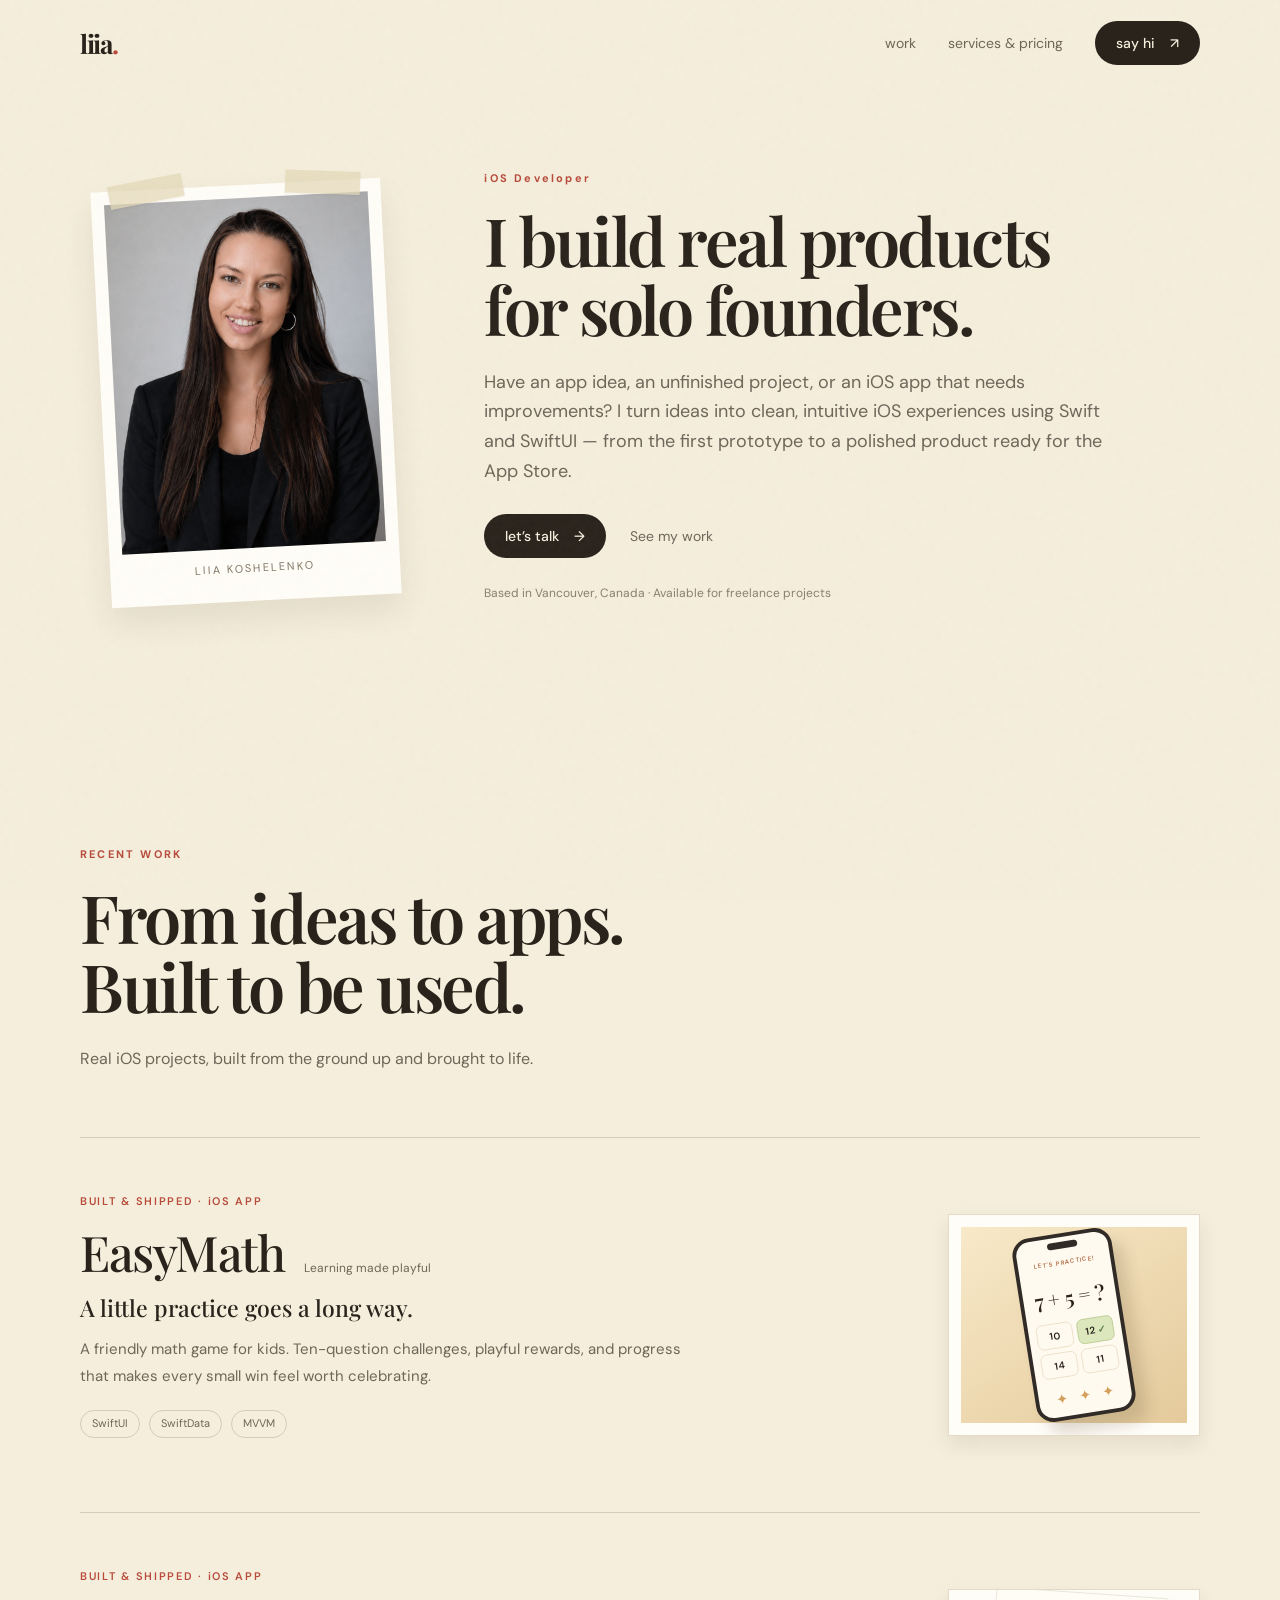
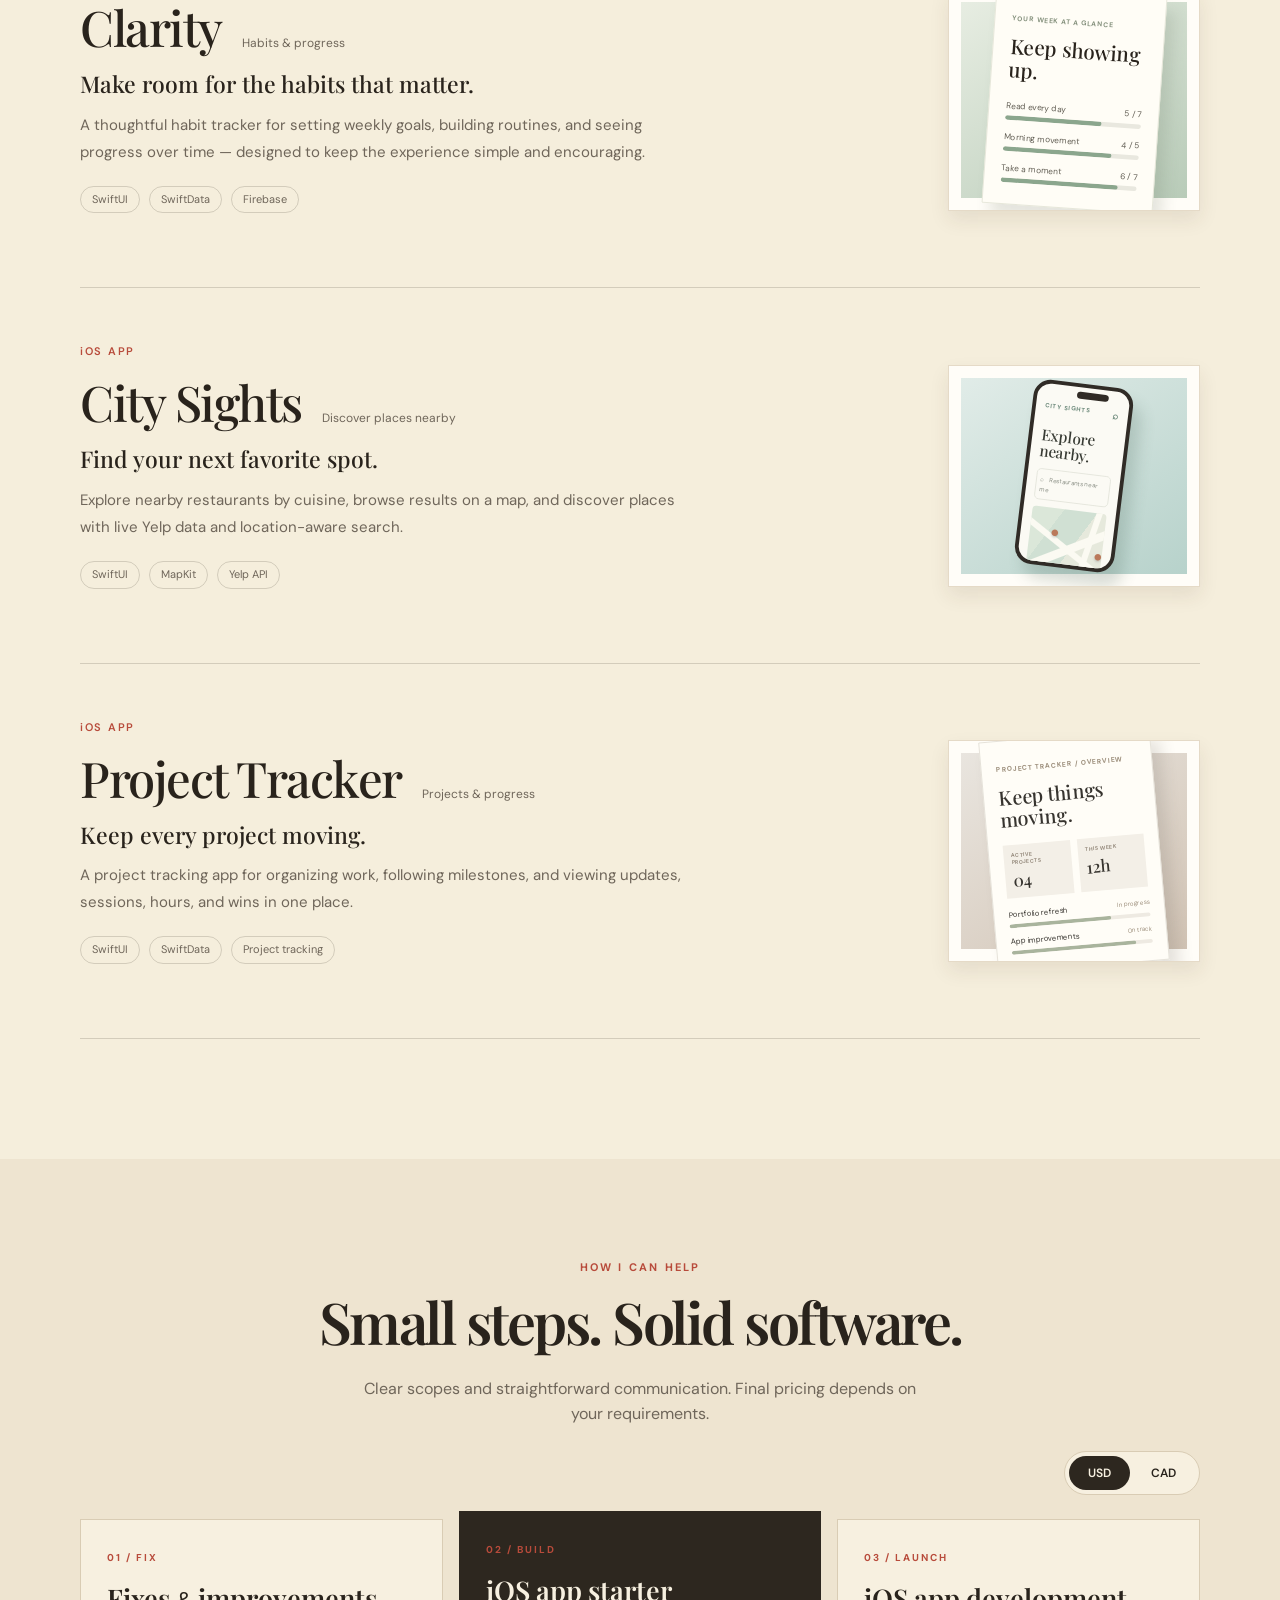
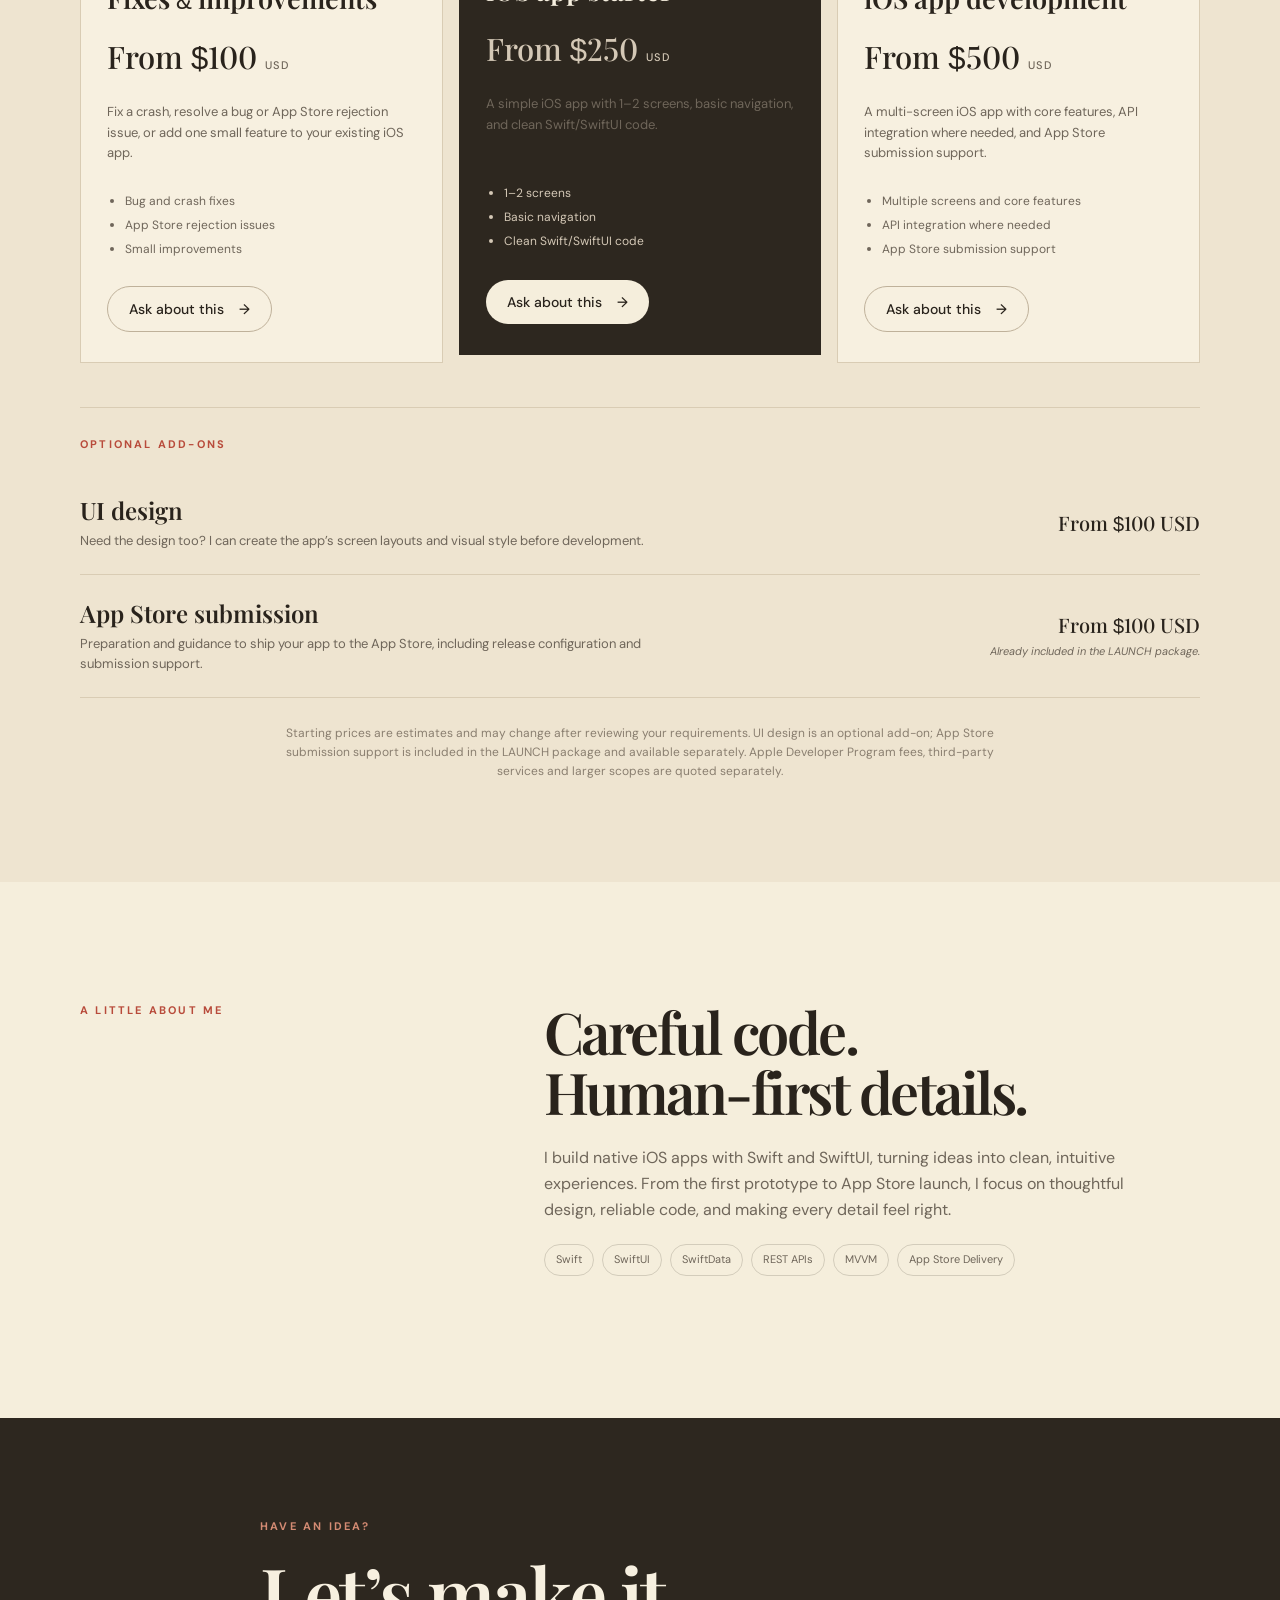
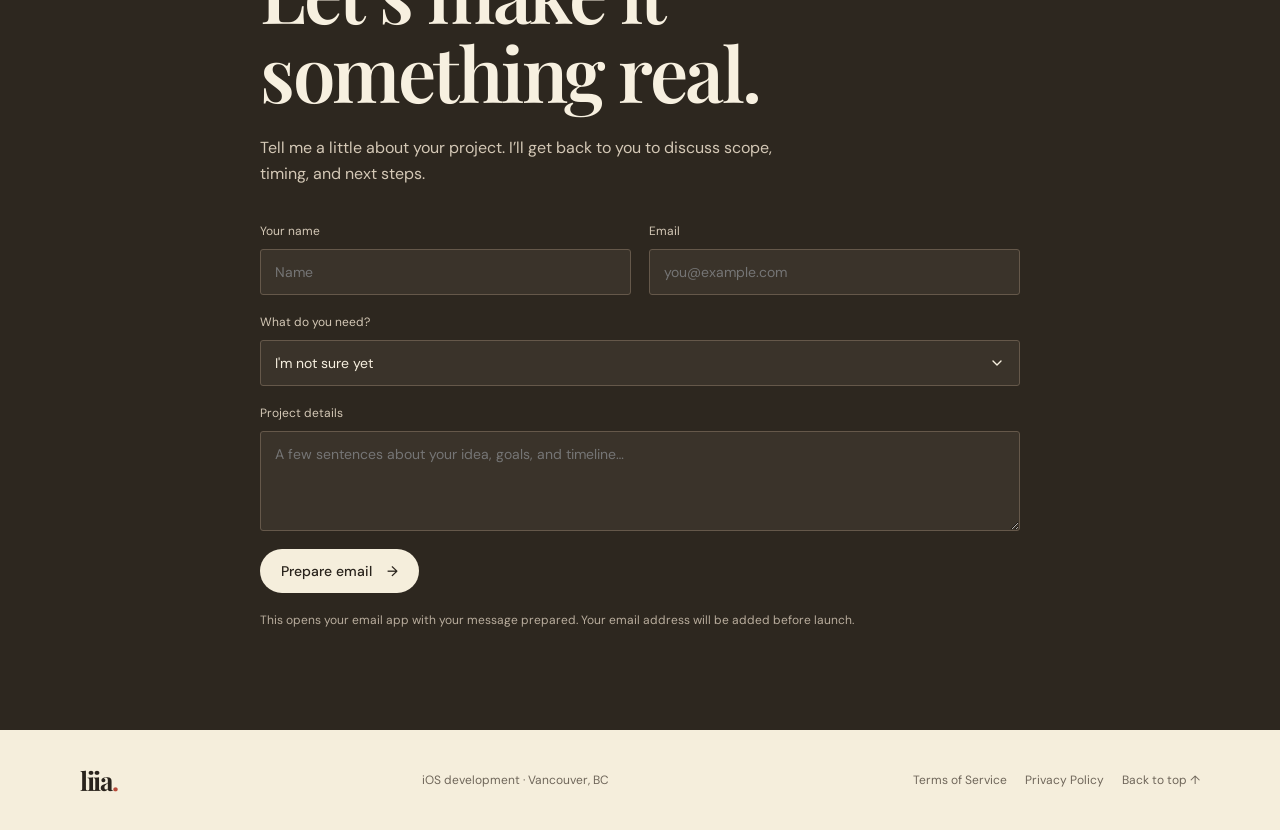
<file: index.html>
<!doctype html>
<html lang="en">
<head>
  
<!-- Google tag (gtag.js) -->
<script async src="https://www.googletagmanager.com/gtag/js?id=AW-18550359029"></script>
<script>
  window.dataLayer = window.dataLayer || [];
  function gtag(){dataLayer.push(arguments);}
  gtag('js', new Date());

  gtag('config', 'AW-18550359029');
</script>

  <meta charset="utf-8">
  <meta name="viewport" content="width=device-width, initial-scale=1">
  <meta name="description" content="Liia Koshelenko — freelance iOS developer building native iPhone apps with Swift and SwiftUI.">
  <meta name="theme-color" content="#f5eedc">
  <title>Liia | iOS Developer</title>
  <link rel="icon" type="image/png" sizes="32x32" href="favicon-32.png">
  <link rel="icon" type="image/png" sizes="48x48" href="favicon-48.png">
  <link rel="apple-touch-icon" sizes="180x180" href="favicon-180.png">
  <link rel="stylesheet" href="styles.css">
</head>
<body>
  <div class="paper-grain" aria-hidden="true"></div>
  <header class="site-header wrap">
    <a class="wordmark" href="#top" aria-label="Liia Koshelenko home">liia<span>.</span></a>
    <nav aria-label="Main navigation">
      <a href="#work">work</a>
      <a href="#services">services & pricing</a>
      <a class="nav-cta" href="#contact">say hi <span aria-hidden="true">↗</span></a>
    </nav>
    <button class="menu-toggle" aria-label="Open menu" aria-expanded="false">☰</button>
  </header>

  <main id="top">
    <section class="hero wrap">
      <div class="portrait-wrap">
        <div class="tape tape-one"></div><div class="tape tape-two"></div>
        <div class="portrait-card">
          <img class="portrait-photo" src="liia-portrait.png" alt="Portrait of Liia Koshelenko">
          <div class="portrait-caption">LIIA KOSHELENKO</div>
        </div>
      </div>
      <div class="hero-copy">
        <p class="eyebrow">iOS Developer</p>
        <h1>I build real products<br class="desktop-break"> for solo founders.</h1>
        <p class="intro">Have an app idea, an unfinished project, or an iOS app that needs improvements? I turn ideas into clean, intuitive iOS experiences using Swift and SwiftUI — from the first prototype to a polished product ready for the App Store.</p>
        <div class="hero-actions">
          <a class="button" href="#contact">let’s talk <span aria-hidden="true">→</span></a>
          <a class="text-link" href="#work">See my work</a>
        </div>
        <p class="micro-note">Based in Vancouver, Canada · Available for freelance projects</p>
      </div>
    </section>

    <section class="section wrap work-editorial" id="work">
      <div class="section-heading work-heading">
        <p class="eyebrow">RECENT WORK</p>
        <h2>From ideas to apps.<br>Built to be used.</h2>
        <p class="work-intro">Real iOS projects, built from the ground up and brought to life.</p>
      </div>
      <div class="work-list">
        <article class="work-entry">
          <div class="work-copy">
            <p class="work-overline">BUILT &amp; SHIPPED · iOS APP</p>
            <div class="work-title-line"><h3>EasyMath</h3><span class="work-meta">Learning made playful</span></div>
            <p class="work-strapline">A little practice goes a long way.</p>
            <p class="work-description">A friendly math game for kids. Ten-question challenges, playful rewards, and progress that makes every small win feel worth celebrating.</p>
            <div class="work-tags"><span>SwiftUI</span><span>SwiftData</span><span>MVVM</span></div>
          </div>
          <div class="work-visual easymath-visual" role="button" tabindex="0" aria-label="Open EasyMath screenshots" aria-haspopup="dialog">
            
            <div class="phone-mock"><div class="phone-island"></div><div class="phone-content"><span class="phone-mini">LET'S PRACTICE!</span><div class="math-question">7 + 5 = ?</div><div class="answer-grid"><span>10</span><span>12 <b>✓</b></span><span>14</span><span>11</span></div><div class="phone-stars">✦ &nbsp; ✦ &nbsp; ✦</div></div></div>
          </div>
        </article>
        <article class="work-entry">
          <div class="work-copy">
            <p class="work-overline">BUILT &amp; SHIPPED · iOS APP</p>
            <div class="work-title-line"><h3>Clarity</h3><span class="work-meta">Habits &amp; progress</span></div>
            <p class="work-strapline">Make room for the habits that matter.</p>
            <p class="work-description">A thoughtful habit tracker for setting weekly goals, building routines, and seeing progress over time — designed to keep the experience simple and encouraging.</p>
            <div class="work-tags"><span>SwiftUI</span><span>SwiftData</span><span>Firebase</span></div>
          </div>
          <div class="work-visual clarity-visual" role="button" tabindex="0" aria-label="Open Clarity screenshots" aria-haspopup="dialog">
            
            <div class="clarity-sheet"><span class="sheet-kicker">YOUR WEEK AT A GLANCE</span><strong>Keep showing up.</strong><div class="habit-line"><span>Read every day</span><span>5 / 7</span></div><div class="habit-bar"><i style="width:71%"></i></div><div class="habit-line"><span>Morning movement</span><span>4 / 5</span></div><div class="habit-bar"><i style="width:80%"></i></div><div class="habit-line"><span>Take a moment</span><span>6 / 7</span></div><div class="habit-bar"><i style="width:86%"></i></div></div>
          </div>
        </article>
        <article class="work-entry">
          <div class="work-copy">
            <p class="work-overline">iOS APP</p>
            <div class="work-title-line"><h3>City Sights</h3><span class="work-meta">Discover places nearby</span></div>
            <p class="work-strapline">Find your next favorite spot.</p>
            <p class="work-description">Explore nearby restaurants by cuisine, browse results on a map, and discover places with live Yelp data and location-aware search.</p>
            <div class="work-tags"><span>SwiftUI</span><span>MapKit</span><span>Yelp API</span></div>
          </div>
          <div class="work-visual city-sights-visual" role="button" tabindex="0" aria-label="Open City Sights screenshots" aria-haspopup="dialog"><div class="city-phone"><div class="city-phone-top">CITY SIGHTS <span>⌕</span></div><div class="city-phone-heading">Explore nearby.</div><div class="city-search">⌕ &nbsp; Restaurants near me</div><div class="city-map"><span class="map-road road-one"></span><span class="map-road road-two"></span><span class="map-road road-three"></span><b class="pin pin-one">●</b><b class="pin pin-two">●</b><b class="pin pin-three">●</b></div><div class="city-result"><span>✦ &nbsp; Discover local favorites</span><strong>Places worth finding →</strong></div></div></div>
        </article>
        <article class="work-entry">
          <div class="work-copy">
            <p class="work-overline">iOS APP</p>
            <div class="work-title-line"><h3>Project Tracker</h3><span class="work-meta">Projects &amp; progress</span></div>
            <p class="work-strapline">Keep every project moving.</p>
            <p class="work-description">A project tracking app for organizing work, following milestones, and viewing updates, sessions, hours, and wins in one place.</p>
            <div class="work-tags"><span>SwiftUI</span><span>SwiftData</span><span>Project tracking</span></div>
          </div>
          <div class="work-visual tracker-visual" role="button" tabindex="0" aria-label="Open Project Tracker screenshots" aria-haspopup="dialog"><div class="tracker-sheet"><span class="sheet-kicker">PROJECT TRACKER / OVERVIEW</span><strong>Keep things moving.</strong><div class="tracker-summary"><div><small>ACTIVE PROJECTS</small><b>04</b></div><div><small>THIS WEEK</small><b>12h</b></div></div><div class="tracker-item"><span>Portfolio refresh</span><em>In progress</em></div><div class="tracker-progress"><i style="width:72%"></i></div><div class="tracker-item"><span>App improvements</span><em>On track</em></div><div class="tracker-progress"><i style="width:88%"></i></div></div></div>
        </article>
      </div>
    </section>

    <section class="section services-section" id="services">
      <div class="wrap">
        <div class="section-heading centered">
          <p class="eyebrow">HOW I CAN HELP</p>
          <h2>Small steps. Solid software.</h2>
          <p class="section-intro">Clear scopes and straightforward communication. Final pricing depends on your requirements.</p>
        </div>
        <div class="currency-toggle-row">
          <div class="currency-toggle" role="group" aria-label="Select pricing currency">
            <button type="button" class="currency-option active" data-currency="USD" aria-pressed="true">USD</button>
            <button type="button" class="currency-option" data-currency="CAD" aria-pressed="false">CAD</button>
          </div>
        </div>
        <div class="pricing-grid">
          <article class="price-card">
            <p class="price-kicker">01 / FIX</p>
            <h3>Fixes <span class="standard-ampersand">&amp;</span> improvements</h3>
            <p class="price">From <span class="dollar-symbol">$</span><span class="price-amount" data-cad="138" data-usd="100">100</span> <span class="price-currency">USD</span></p>
            <p>Fix a crash, resolve a bug or App Store rejection issue, or add one small feature to your existing iOS app.</p>
            <ul><li>Bug and crash fixes</li><li>App Store rejection issues</li><li>Small improvements</li></ul>
            <a class="button button-light" href="#contact" data-service="Fixes &amp; improvements">Ask about this <span>→</span></a>
          </article>
          <article class="price-card featured">
            <p class="price-kicker">02 / BUILD</p>
            <h3>iOS app starter</h3>
            <p class="price">From <span class="dollar-symbol">$</span><span class="price-amount" data-cad="345" data-usd="250">250</span> <span class="price-currency">USD</span></p>
            <p>A simple iOS app with 1–2 screens, basic navigation, and clean Swift/SwiftUI code.</p>
            <ul><li>1–2 screens</li><li>Basic navigation</li><li>Clean Swift/SwiftUI code</li></ul>
            <a class="button" href="#contact" data-service="iOS app starter">Ask about this <span>→</span></a>
          </article>
          <article class="price-card">
            <p class="price-kicker">03 / LAUNCH</p>
            <h3>iOS app development</h3>
            <p class="price">From <span class="dollar-symbol">$</span><span class="price-amount" data-cad="690" data-usd="500">500</span> <span class="price-currency">USD</span></p>
            <p>A multi-screen iOS app with core features, API integration where needed, and App Store submission support.</p>
            <ul><li>Multiple screens and core features</li><li>API integration where needed</li><li>App Store submission support</li></ul>
            <a class="button button-light" href="#contact" data-service="iOS app development">Ask about this <span>→</span></a>
          </article>
        </div>
        <div class="add-ons">
          <p class="eyebrow">OPTIONAL ADD-ONS</p>
          <div class="add-on-row">
            <div><h3>UI design</h3><p>Need the design too? I can create the app’s screen layouts and visual style before development.</p></div>
            <p class="add-on-price">From <span class="dollar-symbol">$</span><span class="addon-amount" data-cad="138" data-usd="100">100</span> <span class="addon-currency">USD</span></p>
          </div>
          <div class="add-on-row">
            <div><h3>App Store submission</h3><p>Preparation and guidance to ship your app to the App Store, including release configuration and submission support.</p></div>
            <div class="submission-price"><p class="add-on-price">From <span class="dollar-symbol">$</span><span class="addon-amount" data-cad="138" data-usd="100">100</span> <span class="addon-currency">USD</span></p><p class="submission-note"><em>Already included in the LAUNCH package.</em></p></div>
          </div>
        </div>
        <p class="pricing-disclaimer">Starting prices are estimates and may change after reviewing your requirements. UI design is an optional add-on; App Store submission support is included in the LAUNCH package and available separately. Apple Developer Program fees, third-party services and larger scopes are quoted separately.</p>
      </div>
    </section>

    <section class="section about wrap" id="about">
      <p class="eyebrow">A LITTLE ABOUT ME</p>
      <div>
        <h2>Careful code.<br>Human-first details.</h2>
        <p>I build native iOS apps with Swift and SwiftUI, turning ideas into clean, intuitive experiences. From the first prototype to App Store launch, I focus on thoughtful design, reliable code, and making every detail feel right.</p>
        <div class="skill-list"><span>Swift</span><span>SwiftUI</span><span>SwiftData</span><span>REST APIs</span><span>MVVM</span><span>App Store Delivery</span></div>
      </div>
    </section>

    <section class="contact-section" id="contact">
      <div class="wrap contact-inner">
        <p class="eyebrow">HAVE AN IDEA?</p>
        <h2>Let’s make it<br>something real.</h2>
        <p>Tell me a little about your project. I’ll get back to you to discuss scope, timing, and next steps.</p>
        <form id="contact-form">
          <div class="form-row">
            <label>Your name<input name="name" autocomplete="name" required placeholder="Name"></label>
            <label>Email<input name="email" type="email" autocomplete="email" required placeholder="you@example.com"></label>
          </div>
          <label>What do you need?
            <select name="service">
              <option value="Not sure yet">I'm not sure yet</option>
              <option>Fixes &amp; improvements</option>
              <option>iOS app starter</option>
              <option>iOS app development</option>
              <option>UI design add-on</option>
              <option>App Store submission</option>
              <option>Other iOS development</option>
            </select>
          </label>
          <label>Project details<textarea name="details" rows="4" required placeholder="A few sentences about your idea, goals, and timeline…"></textarea></label>
          <button class="button" type="submit">Prepare email <span>→</span></button>
          <p class="form-help">This opens your email app with your message prepared. Your email address will be added before launch.</p>
        </form>
      </div>
    </section>
  </main>

  <footer class="site-footer wrap">
    <a class="wordmark" href="#top">liia<span>.</span></a>
    <p>iOS development · Vancouver, BC</p>
    <div class="footer-links"><a href="terms.html">Terms of Service</a><a href="privacy.html">Privacy Policy</a><a href="#top" class="text-link">Back to top ↑</a></div>
  </footer>
  <div class="preview-modal" id="easymath-preview-modal" role="dialog" aria-modal="true" aria-label="EasyMath app screenshots" aria-hidden="true">
    <button type="button" class="preview-modal-close" aria-label="Close preview">×</button>
    <img src="easymath-app-store-preview.png" alt="EasyMath App Store page and screenshots">
  </div>
  <div class="preview-modal" id="clarity-preview-modal" role="dialog" aria-modal="true" aria-label="Clarity app screenshots" aria-hidden="true"><button type="button" class="preview-modal-close" aria-label="Close preview">×</button><img src="clarity-preview.png" alt="Clarity app screenshots"></div>
  <div class="preview-modal" id="city-sights-preview-modal" role="dialog" aria-modal="true" aria-label="City Sights app screenshots" aria-hidden="true"><button type="button" class="preview-modal-close" aria-label="Close preview">×</button><img src="city-sights-preview.png" alt="City Sights app screenshots"></div>
  <div class="preview-modal" id="project-tracker-preview-modal" role="dialog" aria-modal="true" aria-label="Project Tracker app screenshots" aria-hidden="true"><button type="button" class="preview-modal-close" aria-label="Close preview">×</button><img src="project-tracker-preview.png" alt="Project Tracker app screenshots"></div>
  <script src="script.js"></script>
</body>
</html>
</file>
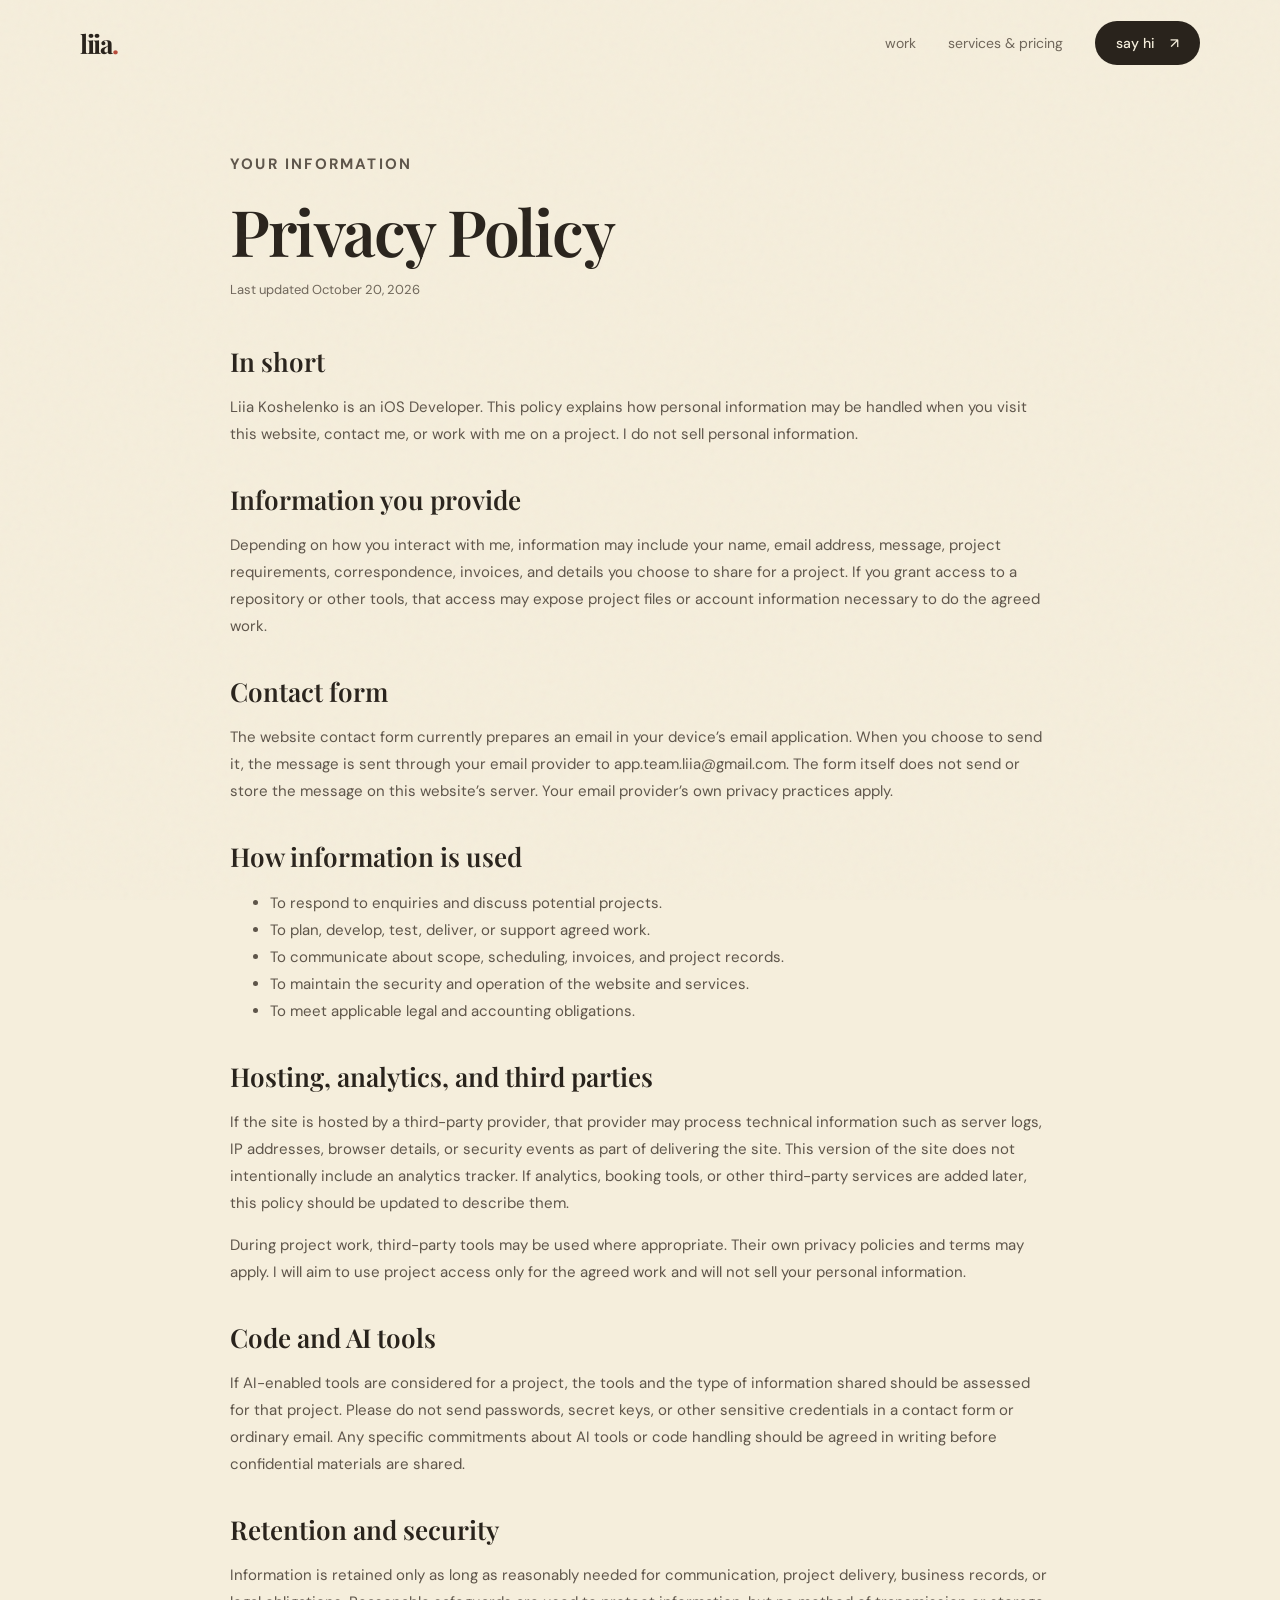
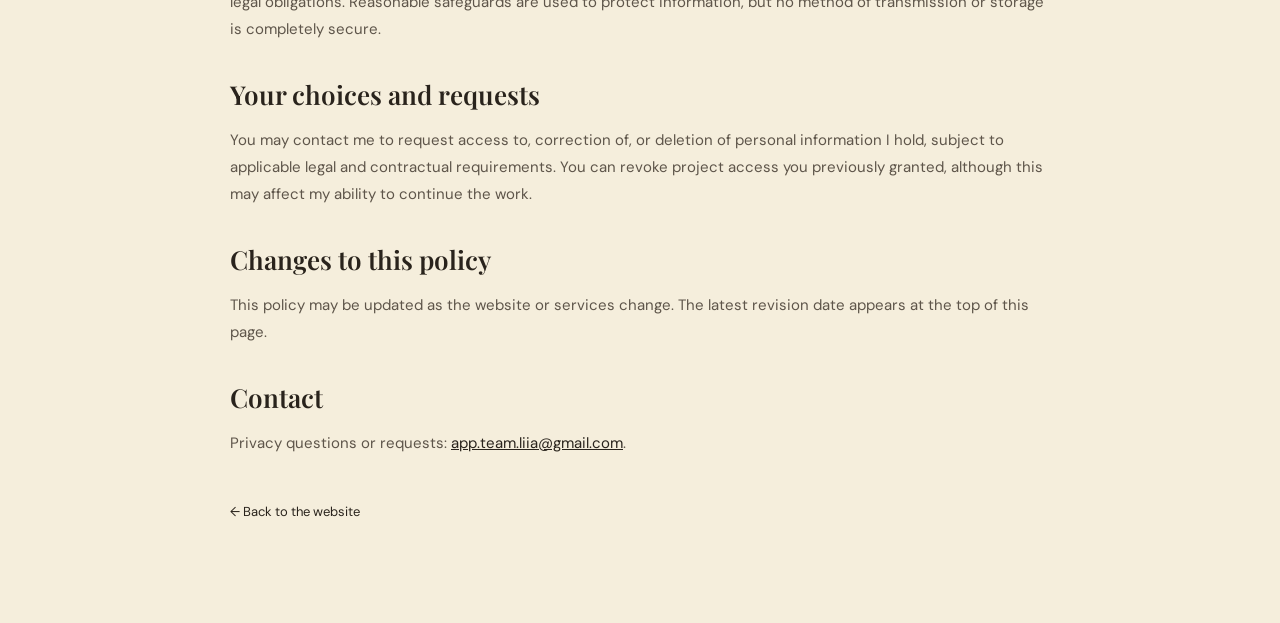
<file: privacy.html>
<!doctype html>
<html lang="en">
<head>
  <meta charset="utf-8">
  <meta name="viewport" content="width=device-width, initial-scale=1">
  <meta name="description" content="Privacy Policy for Liia Koshelenko's website and iOS development services.">
  <title>Privacy Policy — Liia Koshelenko</title>
  <link rel="icon" type="image/png" sizes="32x32" href="favicon-32.png">
  <link rel="icon" type="image/png" sizes="48x48" href="favicon-48.png">
  <link rel="apple-touch-icon" sizes="180x180" href="favicon-180.png">
  <link rel="stylesheet" href="styles.css">
</head>
<body>
  <div class="paper-grain" aria-hidden="true"></div>
  <header class="site-header wrap">
    <a class="wordmark" href="index.html">liia<span>.</span></a>
    <nav aria-label="Main navigation"><a href="index.html#work">work</a><a href="index.html#services">services & pricing</a><a class="nav-cta" href="index.html#contact">say hi <span>↗</span></a></nav>
    <button class="menu-toggle" aria-label="Open menu" aria-expanded="false">☰</button>
  </header>
  <main class="legal-main wrap">
    <p class="eyebrow">YOUR INFORMATION</p>
    <h1>Privacy Policy</h1>
    <p class="updated">Last updated October 20, 2026</p>

    <h2>In short</h2>
    <p>Liia Koshelenko is an iOS Developer. This policy explains how personal information may be handled when you visit this website, contact me, or work with me on a project. I do not sell personal information.</p>

    <h2>Information you provide</h2>
    <p>Depending on how you interact with me, information may include your name, email address, message, project requirements, correspondence, invoices, and details you choose to share for a project. If you grant access to a repository or other tools, that access may expose project files or account information necessary to do the agreed work.</p>

    <h2>Contact form</h2>
    <p>The website contact form currently prepares an email in your device’s email application. When you choose to send it, the message is sent through your email provider to app.team.liia@gmail.com. The form itself does not send or store the message on this website’s server. Your email provider’s own privacy practices apply.</p>

    <h2>How information is used</h2>
    <ul>
      <li>To respond to enquiries and discuss potential projects.</li>
      <li>To plan, develop, test, deliver, or support agreed work.</li>
      <li>To communicate about scope, scheduling, invoices, and project records.</li>
      <li>To maintain the security and operation of the website and services.</li>
      <li>To meet applicable legal and accounting obligations.</li>
    </ul>

    <h2>Hosting, analytics, and third parties</h2>
    <p>If the site is hosted by a third-party provider, that provider may process technical information such as server logs, IP addresses, browser details, or security events as part of delivering the site. This version of the site does not intentionally include an analytics tracker. If analytics, booking tools, or other third-party services are added later, this policy should be updated to describe them.</p>
    <p>During project work, third-party tools may be used where appropriate. Their own privacy policies and terms may apply. I will aim to use project access only for the agreed work and will not sell your personal information.</p>

    <h2>Code and AI tools</h2>
    <p>If AI-enabled tools are considered for a project, the tools and the type of information shared should be assessed for that project. Please do not send passwords, secret keys, or other sensitive credentials in a contact form or ordinary email. Any specific commitments about AI tools or code handling should be agreed in writing before confidential materials are shared.</p>

    <h2>Retention and security</h2>
    <p>Information is retained only as long as reasonably needed for communication, project delivery, business records, or legal obligations. Reasonable safeguards are used to protect information, but no method of transmission or storage is completely secure.</p>

    <h2>Your choices and requests</h2>
    <p>You may contact me to request access to, correction of, or deletion of personal information I hold, subject to applicable legal and contractual requirements. You can revoke project access you previously granted, although this may affect my ability to continue the work.</p>

    <h2>Changes to this policy</h2>
    <p>This policy may be updated as the website or services change. The latest revision date appears at the top of this page.</p>

    <h2>Contact</h2>
    <p>Privacy questions or requests: <a href="mailto:app.team.liia@gmail.com">app.team.liia@gmail.com</a>.</p>
    <a class="legal-back" href="index.html">← Back to the website</a>
  </main>
  <script src="script.js"></script>
</body>
</html>
</file>
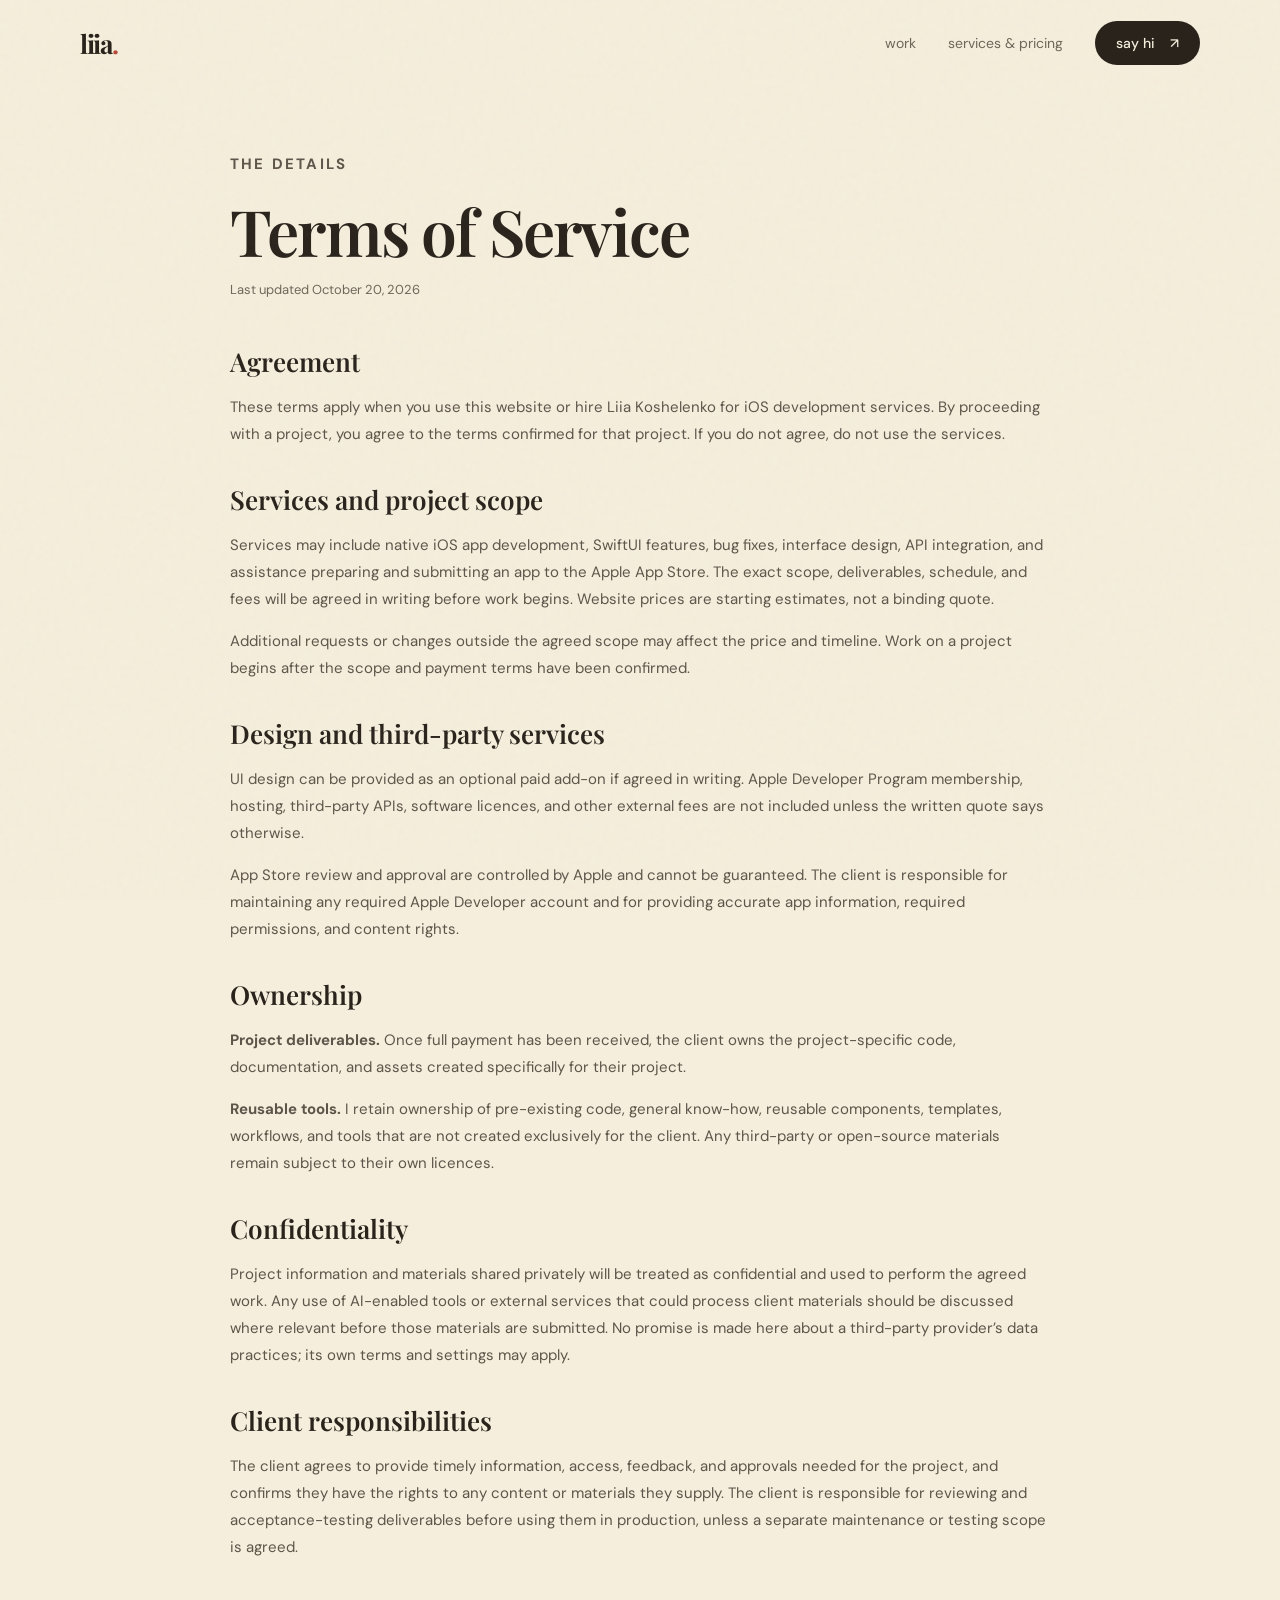
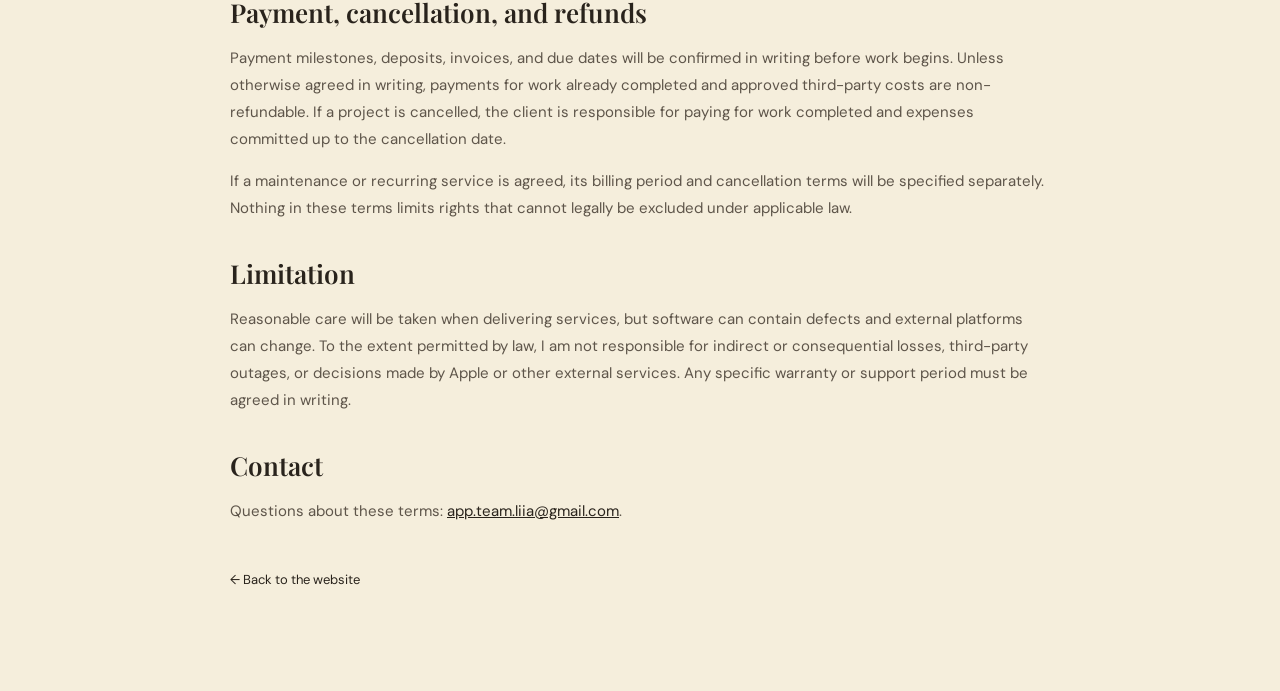
<file: terms.html>
<!doctype html>
<html lang="en">
<head>
  <meta charset="utf-8">
  <meta name="viewport" content="width=device-width, initial-scale=1">
  <meta name="description" content="Terms of Service for Liia Koshelenko's iOS development services.">
  <title>Terms of Service — Liia Koshelenko</title>
  <link rel="icon" type="image/png" sizes="32x32" href="favicon-32.png">
  <link rel="icon" type="image/png" sizes="48x48" href="favicon-48.png">
  <link rel="apple-touch-icon" sizes="180x180" href="favicon-180.png">
  <link rel="stylesheet" href="styles.css">
</head>
<body>
  <div class="paper-grain" aria-hidden="true"></div>
  <header class="site-header wrap">
    <a class="wordmark" href="index.html">liia<span>.</span></a>
    <nav aria-label="Main navigation"><a href="index.html#work">work</a><a href="index.html#services">services & pricing</a><a class="nav-cta" href="index.html#contact">say hi <span>↗</span></a></nav>
    <button class="menu-toggle" aria-label="Open menu" aria-expanded="false">☰</button>
  </header>
  <main class="legal-main wrap">
    <p class="eyebrow">THE DETAILS</p>
    <h1>Terms of Service</h1>
    <p class="updated">Last updated October 20, 2026</p>

    <h2>Agreement</h2>
    <p>These terms apply when you use this website or hire Liia Koshelenko for iOS development services. By proceeding with a project, you agree to the terms confirmed for that project. If you do not agree, do not use the services.</p>

    <h2>Services and project scope</h2>
    <p>Services may include native iOS app development, SwiftUI features, bug fixes, interface design, API integration, and assistance preparing and submitting an app to the Apple App Store. The exact scope, deliverables, schedule, and fees will be agreed in writing before work begins. Website prices are starting estimates, not a binding quote.</p>
    <p>Additional requests or changes outside the agreed scope may affect the price and timeline. Work on a project begins after the scope and payment terms have been confirmed.</p>

    <h2>Design and third-party services</h2>
    <p>UI design can be provided as an optional paid add-on if agreed in writing. Apple Developer Program membership, hosting, third-party APIs, software licences, and other external fees are not included unless the written quote says otherwise.</p>
    <p>App Store review and approval are controlled by Apple and cannot be guaranteed. The client is responsible for maintaining any required Apple Developer account and for providing accurate app information, required permissions, and content rights.</p>

    <h2>Ownership</h2>
    <p><strong>Project deliverables.</strong> Once full payment has been received, the client owns the project-specific code, documentation, and assets created specifically for their project.</p>
    <p><strong>Reusable tools.</strong> I retain ownership of pre-existing code, general know-how, reusable components, templates, workflows, and tools that are not created exclusively for the client. Any third-party or open-source materials remain subject to their own licences.</p>

    <h2>Confidentiality</h2>
    <p>Project information and materials shared privately will be treated as confidential and used to perform the agreed work. Any use of AI-enabled tools or external services that could process client materials should be discussed where relevant before those materials are submitted. No promise is made here about a third-party provider’s data practices; its own terms and settings may apply.</p>

    <h2>Client responsibilities</h2>
    <p>The client agrees to provide timely information, access, feedback, and approvals needed for the project, and confirms they have the rights to any content or materials they supply. The client is responsible for reviewing and acceptance-testing deliverables before using them in production, unless a separate maintenance or testing scope is agreed.</p>

    <h2>Payment, cancellation, and refunds</h2>
    <p>Payment milestones, deposits, invoices, and due dates will be confirmed in writing before work begins. Unless otherwise agreed in writing, payments for work already completed and approved third-party costs are non-refundable. If a project is cancelled, the client is responsible for paying for work completed and expenses committed up to the cancellation date.</p>
    <p>If a maintenance or recurring service is agreed, its billing period and cancellation terms will be specified separately. Nothing in these terms limits rights that cannot legally be excluded under applicable law.</p>

    <h2>Limitation</h2>
    <p>Reasonable care will be taken when delivering services, but software can contain defects and external platforms can change. To the extent permitted by law, I am not responsible for indirect or consequential losses, third-party outages, or decisions made by Apple or other external services. Any specific warranty or support period must be agreed in writing.</p>

    <h2>Contact</h2>
    <p>Questions about these terms: <a href="mailto:app.team.liia@gmail.com">app.team.liia@gmail.com</a>.</p>
    <a class="legal-back" href="index.html">← Back to the website</a>
  </main>
  <script src="script.js"></script>
</body>
</html>
</file>
<file: styles.css>
@import url('https://fonts.googleapis.com/css2?family=DM+Sans:wght@400;500;600;700&family=Playfair+Display:wght@500;600;700&display=swap');
:root{--paper:#f5eedc;--paper2:#eee3ca;--ink:#29231c;--muted:#6f665a;--accent:#b84b3b;--line:rgba(41,35,28,.17);--serif:"Playfair Display",Georgia,serif;--sans:"DM Sans",Arial,sans-serif}
*{box-sizing:border-box}html{scroll-behavior:smooth;scroll-padding-top:88px}body{margin:0;background:var(--paper);color:var(--ink);font-family:var(--sans);font-size:16px;line-height:1.6;overflow-x:hidden}.paper-grain{position:fixed;inset:0;pointer-events:none;z-index:5;opacity:.14;background-image:url("data:image/svg+xml,%3Csvg viewBox='0 0 180 180' xmlns='http://www.w3.org/2000/svg'%3E%3Cfilter id='n'%3E%3CfeTurbulence type='fractalNoise' baseFrequency='.8' numOctaves='3' stitchTiles='stitch'/%3E%3C/filter%3E%3Crect width='100%25' height='100%25' filter='url(%23n)' opacity='.22'/%3E%3C/svg%3E")}.wrap{width:min(1120px,calc(100% - 64px));margin-inline:auto}.site-header{height:86px;display:flex;align-items:center;justify-content:space-between;position:relative;z-index:10}.wordmark{font:700 26px var(--serif);letter-spacing:-1.3px;color:var(--ink);text-decoration:none}.wordmark span{color:var(--accent)}nav{display:flex;align-items:center;gap:32px}nav a,.text-link{font-size:14px;color:var(--muted);text-decoration:none}nav a:hover,.text-link:hover{color:var(--ink)}.nav-cta,.button{display:inline-flex;gap:15px;align-items:center;justify-content:center;background:var(--ink);color:var(--paper)!important;border:0;border-radius:999px;padding:13px 21px;text-decoration:none;font:500 14px var(--sans);transition:transform .2s,background .2s;cursor:pointer}.nav-cta:hover,.button:hover{transform:translateY(-2px);background:#4b3d30}.menu-toggle{display:none;background:none;border:0;font-size:24px;color:var(--ink)}.hero{min-height:650px;display:grid;grid-template-columns:.72fr 1.55fr;gap:72px;align-items:center;padding:58px 0 95px}.portrait-wrap{position:relative;justify-self:center;width:min(100%,290px);transform:rotate(-3deg)}.portrait-card{background:#fffdf7;padding:13px 13px 23px;box-shadow:0 16px 32px #3c2b1b17}.portrait-placeholder{height:350px;background:linear-gradient(145deg,#cfc6b4,#8f877c);display:flex;flex-direction:column;align-items:center;justify-content:center;color:#f8f1e3;text-align:center;letter-spacing:4px;font:600 24px var(--serif)}.portrait-placeholder small{font:11px var(--sans);letter-spacing:0;margin-top:12px}.portrait-caption{text-align:center;padding-top:12px;font-size:11px;letter-spacing:2px;color:#827666}.tape{position:absolute;width:75px;height:23px;background:#e4d8b7b8;z-index:2;top:-10px;box-shadow:0 1px 2px #4b3d3010}.tape-one{left:18px;transform:rotate(-8deg)}.tape-two{right:20px;transform:rotate(5deg)}.eyebrow{font-size:11px;letter-spacing:2.2px;font-weight:700;color:var(--accent);margin:0 0 18px}.hero h1,.section h2,.contact-section h2{font:600 clamp(44px,5.2vw,72px)/1.04 var(--serif);letter-spacing:-2.5px;margin:0 0 24px}.intro{font-size:18px;line-height:1.65;color:var(--muted);max-width:650px;margin:0}.hero-actions{display:flex;align-items:center;gap:24px;margin-top:28px}.micro-note,.small-note,.pricing-disclaimer,.form-help{font-size:12px;color:#8a7f70}.micro-note{margin-top:26px}.section{padding:100px 0}.section-heading{margin-bottom:44px}.section-heading h2,.about h2{font-size:clamp(38px,4.5vw,58px)}.project-card{display:grid;grid-template-columns:1fr 1fr;background:#ebe0c9;border:1px solid #e2d5bc;min-height:330px}.project-art{padding:40px;min-height:330px;background:#d9c8a5;display:flex;flex-direction:column;justify-content:space-between}.app-icon{width:72px;height:72px;border-radius:20px;background:#fbf4e5;display:grid;place-items:center;font-size:44px;color:var(--accent);box-shadow:0 8px 18px #45321b1a}.project-art-label{font:600 35px/1.1 var(--serif);letter-spacing:-1px}.project-info{padding:42px;align-self:center}.project-info h3,.price-card h3{font:600 32px var(--serif);margin:0 0 12px}.project-info p:not(.eyebrow){color:var(--muted);max-width:440px}.tag-row,.skill-list{display:flex;flex-wrap:wrap;gap:8px;margin:22px 0}.tag-row span,.skill-list span{border:1px solid var(--line);border-radius:99px;padding:6px 11px;font-size:11px;color:var(--muted)}.small-note{margin-top:12px}.services-section{background:#eee4d0}.centered{text-align:center;max-width:700px;margin:0 auto 48px}.centered .eyebrow{margin-bottom:15px}.section-intro{color:var(--muted);margin:0 auto;max-width:560px}.pricing-grid{display:grid;grid-template-columns:repeat(3,1fr);gap:16px}.price-card{border:1px solid #d9ccb4;padding:30px 26px;background:#f7f0e0;display:flex;flex-direction:column;align-items:flex-start}.price-card.featured{background:#2d271f;color:#f7f0e0;border-color:#2d271f;transform:translateY(-8px)}.price-kicker{font-size:10px;letter-spacing:2px;color:var(--accent);font-weight:700;margin:0 0 14px}.price-card h3{font-size:27px}.price{font:600 31px var(--serif);margin:7px 0 12px}.price span{font:500 11px var(--sans);letter-spacing:1px;color:var(--muted)}.featured .price span,.featured>p:not(.price-kicker){color:#d4c8b6}.price-card>p:not(.price-kicker):not(.price){font-size:13px;color:var(--muted);min-height:62px}.price-card ul{padding-left:18px;color:var(--muted);font-size:12px;line-height:2;margin:12px 0 25px}.featured ul{color:#d4c8b6}.price-card .button{margin-top:auto}.button-light{background:transparent;color:var(--ink)!important;border:1px solid #bfb19a}.button-light:hover{background:#e8dcc5}.featured .button{background:var(--paper);color:var(--ink)!important}.pricing-disclaimer{text-align:center;max-width:720px;margin:26px auto 0}.about{display:grid;grid-template-columns:.75fr 1.25fr;gap:70px;padding-top:120px;padding-bottom:120px}.about>div>p{color:var(--muted);max-width:620px}.contact-section{background:#2d271f;color:#f7f0e0;padding:100px 0}.contact-inner{max-width:760px}.contact-section h2{font-size:clamp(48px,6vw,76px)}.contact-section .eyebrow{color:#d48b73}.contact-section .contact-inner>p:not(.eyebrow){color:#d4c8b6;max-width:550px}.contact-section form{margin-top:35px;display:grid;gap:18px}.form-row{display:grid;grid-template-columns:1fr 1fr;gap:18px}label{display:grid;gap:8px;font-size:12px;color:#d4c8b6}input,select,textarea{width:100%;padding:13px 14px;background:#3a332a;border:1px solid #65584a;border-radius:3px;color:#f7f0e0;font:14px var(--sans);outline:none}input:focus,select:focus,textarea:focus{border-color:#d48b73}textarea{resize:vertical}.contact-section .button{justify-self:start;background:var(--paper);color:var(--ink)!important}.form-help{margin:0;color:#b9ad9d}.site-footer{min-height:100px;display:flex;align-items:center;justify-content:space-between;gap:20px}.site-footer p{font-size:12px;color:var(--muted)}@media(max-width:760px){.wrap{width:min(100% - 36px,560px)}.site-header{height:72px}.menu-toggle{display:block}nav{display:none;position:absolute;top:64px;right:0;left:0;padding:20px;background:var(--paper);border:1px solid var(--line);flex-direction:column;align-items:stretch;gap:18px}nav.open{display:flex}nav a{padding:5px}.nav-cta{align-self:flex-start}.hero{grid-template-columns:1fr;gap:35px;padding:35px 0 70px;min-height:auto}.portrait-wrap{width:210px;order:2}.portrait-placeholder{height:245px}.hero-copy{order:1}.hero h1{font-size:clamp(42px,12vw,60px);letter-spacing:-1.8px}.desktop-break{display:none}.intro{font-size:16px}.section{padding:70px 0}.project-card{grid-template-columns:1fr}.project-art{min-height:250px}.project-info{padding:28px}.pricing-grid{grid-template-columns:1fr}.price-card.featured{transform:none}.price-card>p:not(.price-kicker):not(.price){min-height:0}.about{grid-template-columns:1fr;gap:20px;padding-top:75px;padding-bottom:75px}.contact-section{padding:75px 0}.form-row{grid-template-columns:1fr}.site-footer{padding:24px 0;flex-wrap:wrap}.site-footer p{order:3;width:100%;margin:0}.section-heading h2,.about h2{letter-spacing:-1.5px}}

/* Portrait and add-on sections */
.portrait-photo{display:block;width:100%;height:350px;object-fit:cover;object-position:center 28%}
.add-ons{margin-top:44px;border-top:1px solid #d9ccb4;padding-top:28px}
.add-on-row{display:flex;align-items:center;justify-content:space-between;gap:28px;padding:22px 0;border-bottom:1px solid #d9ccb4}
.add-on-row h3{font:600 24px var(--serif);margin:0 0 5px}
.add-on-row p{color:var(--muted);font-size:13px;margin:0;max-width:620px}
.add-on-row .add-on-price{font:600 20px var(--serif);white-space:nowrap;color:var(--ink)}
.footer-links{display:flex;align-items:center;gap:18px}
.footer-links a{font-size:12px;color:var(--muted);text-decoration:none}
.footer-links a:hover{color:var(--ink)}
.legal-main{padding:65px 0 100px;max-width:820px}
.legal-main h1{font:600 clamp(42px,6vw,64px)/1.08 var(--serif);letter-spacing:-1.8px;margin:0 0 12px}
.legal-main .updated{font-size:13px;color:var(--muted);margin-bottom:42px}
.legal-main h2{font:600 26px var(--serif);margin:34px 0 10px}
.legal-main p,.legal-main li{color:#5e554a;font-size:15px;line-height:1.8}
.legal-main a{color:var(--ink)}
.legal-back{display:inline-block;margin-top:30px;color:var(--muted);font-size:13px;text-decoration:none}
@media(max-width:760px){.portrait-photo{height:245px}.add-on-row{align-items:flex-start;flex-direction:column;gap:8px}.footer-links{flex-wrap:wrap;gap:12px}.legal-main{padding:45px 0 70px}}

/* Compact currency selector, scoped to pricing only */
.currency-toggle-row{display:flex;justify-content:flex-end;margin:-24px 0 24px}
.currency-toggle{display:inline-flex;align-items:center;border:1px solid #d9ccb4;border-radius:999px;padding:4px;background:#f7f0e0;gap:2px}
.currency-option{font:600 12px var(--sans);border:0;border-radius:999px;background:transparent;color:var(--ink);padding:9px 19px;cursor:pointer;transition:background .15s,color .15s}
.currency-option.active{background:#2d271f;color:#f7f0e0}
.currency-option:focus-visible{outline:2px solid var(--accent);outline-offset:2px}
.price .price-amount{font:inherit;letter-spacing:inherit;color:inherit}
@media(max-width:760px){.currency-toggle-row{margin:-22px 0 20px}}

/* Render dollar signs consistently without changing other typography. */
.dollar-symbol{font-family:Arial,Helvetica,sans-serif;font-weight:inherit;font-size:inherit;line-height:inherit;color:inherit}

/* Dollar signs match the size of the adjacent price digits. */
.price .dollar-symbol, .add-on-price .dollar-symbol{font-family:Arial,Helvetica,sans-serif;font-size:1em;font-weight:600;letter-spacing:inherit;line-height:inherit;color:inherit}

/* Reference-inspired elegant serif numerals and dollar signs, pricing only. */
.price, .add-on-row .add-on-price{font-family:"Playfair Display",Georgia,serif;font-weight:500;font-variant-numeric:lining-nums}
.price .price-amount,.add-on-price .addon-amount,.price .dollar-symbol,.add-on-price .dollar-symbol{font-family:"Playfair Display",Georgia,serif;font-weight:500;font-size:1em;line-height:inherit;letter-spacing:inherit}

/* Align add-on prices to the same right edge, with a discreet note underneath. */
.add-on-row > .submission-price{flex:0 0 auto;text-align:right}
.add-on-row .submission-note{font-size:11px;color:var(--muted);margin-top:5px;white-space:nowrap}
@media(max-width:760px){.add-on-row > .submission-price{text-align:left}.add-on-row .submission-note{white-space:normal}}

/* Keep a single-stroke dollar glyph at exactly the price numeral font size. */
.price .dollar-symbol,
.add-on-row .add-on-price .dollar-symbol {
  font-family: Arial, Helvetica, sans-serif;
  font-size: 1em;
  font-weight: 500;
  line-height: inherit;
  letter-spacing: inherit;
  color: inherit;
}

/* Use a clean, conventional ampersand in the service heading only. */
.price-card:first-child h3 .standard-ampersand{font-family:Arial,Helvetica,sans-serif;font-size:.88em;font-weight:500;vertical-align:baseline}

/* Editorial selected-work redesign */
.work-editorial{padding-top:110px;padding-bottom:120px}.work-heading{max-width:830px;margin-bottom:64px}.work-heading h2{font-size:clamp(43px,5.2vw,70px);line-height:1.05}.work-intro{max-width:590px;color:var(--muted);font-size:16px;line-height:1.7;margin:18px 0 0}.work-list{border-top:1px solid var(--line)}.work-entry{display:grid;grid-template-columns:minmax(0,1.5fr) minmax(260px,.85fr);gap:64px;align-items:center;padding:56px 0;border-bottom:1px solid var(--line)}.work-overline{font:600 11px var(--sans);letter-spacing:1.7px;color:var(--accent);margin:0 0 17px}.work-title-line{display:flex;align-items:baseline;gap:20px;flex-wrap:wrap}.work-title-line h3{font:500 clamp(35px,4vw,49px)/1.1 var(--serif);letter-spacing:-1.5px;margin:0}.work-meta{font-size:12px;color:var(--muted)}.work-strapline{font:500 23px/1.3 var(--serif);margin:15px 0 13px}.work-description{font-size:15px;color:var(--muted);max-width:620px;line-height:1.8;margin:0}.work-tags{display:flex;gap:9px;flex-wrap:wrap;margin:20px 0 18px}.work-tags span{font-size:11px;color:var(--muted);border:1px solid var(--line);padding:4px 11px;border-radius:50px}.work-link{font-size:14px;color:var(--ink);text-decoration:none;border-bottom:1px solid #a99a85;padding-bottom:3px}.work-link:hover{color:var(--accent)}.work-visual{position:relative;min-height:290px;display:flex;align-items:center;justify-content:center;overflow:hidden;border:1px solid #ddd1b9}.easymath-visual{background:radial-gradient(circle at 50% 25%,#f7e9c6,#d9c8a5)}.clarity-visual{background:radial-gradient(circle at 45% 25%,#e5e9d9,#c5d0ba)}.preview-label,.visual-footnote{position:absolute;font:700 9px var(--sans);letter-spacing:1.6px;color:#756b5b}.preview-label{top:19px;left:21px}.visual-footnote{bottom:17px;right:20px}.phone-mock{height:244px;width:132px;border:5px solid #302b26;border-radius:23px;background:#fffaf0;box-shadow:12px 16px 30px #53483238;transform:rotate(-8deg);position:relative;padding:18px 10px 12px}.phone-island{position:absolute;top:6px;left:42px;width:40px;height:9px;background:#302b26;border-radius:8px}.phone-content{text-align:center}.phone-mini{font:700 8px var(--sans);color:#b47752;letter-spacing:1px}.math-question{font:600 27px var(--serif);margin:17px 0 14px}.answer-grid{display:grid;grid-template-columns:1fr 1fr;gap:6px}.answer-grid span{border:1px solid #e8dac2;border-radius:8px;padding:7px 0;font:600 13px var(--sans)}.answer-grid span:nth-child(2){background:#dce7bd;border-color:#b5c78b}.answer-grid b{color:#648148}.phone-stars{font-size:19px;color:#d4a15c;margin-top:13px}.clarity-sheet{width:min(77%,260px);background:#fffdf6;border:1px solid #e0e2d4;padding:24px 22px 28px;box-shadow:13px 16px 27px #4a554126;transform:rotate(5deg)}.sheet-kicker{font:700 9px var(--sans);letter-spacing:1.1px;color:#85917d}.clarity-sheet strong{display:block;font:500 27px/1.15 var(--serif);margin:10px 0 25px}.habit-line{display:flex;justify-content:space-between;gap:10px;font:11px var(--sans);color:#625e54;margin:15px 0 6px}.habit-bar{height:6px;background:#e9e8df;border-radius:9px;overflow:hidden}.habit-bar i{display:block;height:100%;background:#8ba68d;border-radius:9px}@media(max-width:760px){.work-editorial{padding-top:75px;padding-bottom:80px}.work-heading{margin-bottom:38px}.work-entry{grid-template-columns:1fr;gap:26px;padding:38px 0}.work-visual{min-height:270px}.work-title-line{gap:8px 15px}.work-strapline{font-size:21px}}

/* Additional selected work previews */
.work-project-image{display:block;width:100%;height:100%;object-fit:contain}.city-sights-visual{background:#58a5ec}.horoscope-visual{background:#f7e9d7}.city-sights-visual,.horoscope-visual{min-height:290px;aspect-ratio:1.42}

/* Matching editorial presentation for the third and fourth projects */
.city-sights-visual,.tracker-visual{min-height:290px;aspect-ratio:auto;padding:44px 30px 42px;background:radial-gradient(circle at 48% 30%,#e2e8e2,#c8d9d1)}
.tracker-visual{background:radial-gradient(circle at 48% 30%,#e4e0ed,#c9c2da)}
.city-sights-visual .work-project-image,.tracker-visual .work-project-image{width:82%;height:215px;object-fit:cover;object-position:center;border:7px solid #fffaf0;box-shadow:12px 16px 27px #4a443b33;transform:rotate(-4deg)}
.tracker-visual .work-project-image{transform:rotate(4deg)}
.city-sights-visual .preview-label,.tracker-visual .preview-label{z-index:1}
.city-sights-visual .visual-footnote,.tracker-visual .visual-footnote{z-index:1}
@media(max-width:760px){.city-sights-visual,.tracker-visual{min-height:270px}.city-sights-visual .work-project-image,.tracker-visual .work-project-image{height:195px}}

/* Illustrated editorial previews for projects 03 and 04 */
.city-sights-visual{background:radial-gradient(circle at 50% 25%,#e6ede6,#c4d6ca)}
.tracker-visual{background:radial-gradient(circle at 45% 25%,#ebe7de,#d1c6b6)}
.city-phone{position:relative;width:155px;height:244px;padding:23px 12px 12px;border:5px solid #302b26;border-radius:23px;background:#fbfaf4;box-shadow:12px 16px 30px #53483238;transform:rotate(-7deg);overflow:hidden;color:#383b34;font-family:var(--sans)}
.city-phone:before{content:'';position:absolute;top:6px;left:52px;width:42px;height:9px;border-radius:8px;background:#302b26}
.city-phone-top{display:flex;justify-content:space-between;font-size:8px;font-weight:700;letter-spacing:1px;color:#6c897a}.city-phone-top span{font-size:13px}.city-phone-heading{font:500 20px/1.1 var(--serif);margin:12px 0}.city-search{border:1px solid #e1e3d8;border-radius:6px;padding:7px 5px;font-size:8px;color:#8a8f85}.city-map{height:91px;position:relative;margin-top:9px;background:linear-gradient(120deg,#dbe7d9 28%,#d0e0d3 28%,#d0e0d3 57%,#e6e9dc 57%);border-radius:5px;overflow:hidden}.map-road{position:absolute;background:#fbfaf2;transform-origin:center}.road-one{width:180px;height:11px;top:35px;left:-15px;transform:rotate(-28deg)}.road-two{width:160px;height:8px;top:57px;left:-15px;transform:rotate(32deg)}.road-three{height:120px;width:8px;top:-10px;left:74px;transform:rotate(12deg)}.pin{position:absolute;color:#ba795a;font-size:20px;text-shadow:0 2px 3px #7775}.pin-one{left:27px;top:15px}.pin-two{left:87px;top:40px}.pin-three{left:53px;top:65px}.city-result{margin-top:8px;font-size:8px;color:#829284}.city-result strong{display:block;font-size:9px;margin-top:4px;color:#343c36}.tracker-sheet{width:min(78%,260px);background:#fffdf7;border:1px solid #e0dcd3;padding:22px 19px 23px;box-shadow:13px 16px 27px #4a443b26;transform:rotate(5deg);color:#37342f}.tracker-sheet .sheet-kicker{color:#9c8e7b}.tracker-sheet>strong{display:block;font:500 26px/1.15 var(--serif);margin:11px 0 19px}.tracker-summary{display:flex;gap:9px;margin-bottom:15px}.tracker-summary div{flex:1;background:#f3efe7;padding:9px 10px}.tracker-summary small{display:block;font:700 7px var(--sans);letter-spacing:.6px;color:#958a7c}.tracker-summary b{display:block;font:500 22px var(--serif);margin-top:4px}.tracker-item{display:flex;justify-content:space-between;gap:6px;font:10px var(--sans);margin:11px 0 6px}.tracker-item em{font-size:8px;color:#9c8e7b;font-style:normal}.tracker-progress{height:5px;background:#eeeae2;border-radius:8px;overflow:hidden}.tracker-progress i{display:block;height:100%;background:#a9b49d;border-radius:8px}

/* Consistent selected-work illustration sizes across all four projects */
.work-list .work-visual{width:100%;height:290px;min-height:290px;aspect-ratio:auto;padding:0;flex-shrink:0}
.work-list .phone-mock,.work-list .city-phone{height:244px;width:132px;flex-shrink:0}
.work-list .clarity-sheet,.work-list .tracker-sheet{width:260px;max-width:77%;box-sizing:border-box}
@media(max-width:760px){.work-list .work-visual{height:270px;min-height:270px}}

/* Selected Work: four consistently square previews, with fuller artwork framing. */
.work-list .work-visual{width:100%;height:auto;min-height:0;aspect-ratio:1 / 1;overflow:hidden;isolation:isolate}
.work-list .easymath-visual .phone-mock{transform:rotate(-8deg) scale(1.24);transform-origin:center}
.work-list .city-sights-visual .city-phone{transform:rotate(-7deg) scale(1.24);transform-origin:center}
@media(max-width:760px){
  .work-list .work-visual{height:auto;min-height:0;aspect-ratio:1 / 1}
  .work-list .easymath-visual .phone-mock{transform:rotate(-8deg) scale(1.22)}
  .work-list .city-sights-visual .city-phone{transform:rotate(-7deg) scale(1.22)}
}

/* Portfolio case-study thumbnails: restrained editorial frames, four distinct compositions. */
.work-entry{grid-template-columns:minmax(0,1fr) 252px;gap:clamp(28px,5vw,76px);}
.work-list .work-visual{width:252px;height:222px;min-height:0;aspect-ratio:auto;justify-self:end;background:#fffdf8;border:1px solid #e5dac7;padding:12px;box-shadow:0 9px 19px rgba(64,48,30,.09);overflow:hidden;isolation:isolate;}
.work-list .work-visual::before{content:"";position:absolute;inset:12px;z-index:-1;}
.work-list .easymath-visual::before{background:linear-gradient(145deg,#f8e9c9,#e4ca9b);}
.work-list .clarity-visual::before{background:linear-gradient(145deg,#e7ede2,#b8cbb8);}
.work-list .city-sights-visual::before{background:linear-gradient(145deg,#e1ece8,#b7d2cb);}
.work-list .tracker-visual::before{background:linear-gradient(145deg,#e9e5df,#d2c4b5);}
.work-list .easymath-visual .phone-mock{transform:rotate(-9deg) scale(.76);transform-origin:center;box-shadow:13px 18px 20px #5d492d33;}
.work-list .clarity-visual .clarity-sheet{width:225px;max-width:none;transform:rotate(4deg) scale(.76);box-shadow:12px 16px 20px #4a554126;}
.work-list .city-sights-visual .city-phone{transform:rotate(7deg) scale(.76);transform-origin:center;box-shadow:13px 18px 20px #3a594b33;}
.work-list .tracker-visual .tracker-sheet{width:235px;max-width:none;transform:rotate(-5deg) scale(.76);box-shadow:12px 16px 20px #4a443b26;}
@media(max-width:760px){.work-entry{grid-template-columns:1fr;gap:24px}.work-list .work-visual{width:min(100%,252px);height:222px;justify-self:start}.work-list .easymath-visual .phone-mock{transform:rotate(-9deg) scale(.76)}.work-list .city-sights-visual .city-phone{transform:rotate(7deg) scale(.76)}}

/* EasyMath image preview — isolated from the existing site layout */
.easymath-visual{cursor:zoom-in}.easymath-visual:focus-visible{outline:3px solid var(--accent);outline-offset:4px}
.preview-modal{position:fixed;inset:0;z-index:9999;background:rgba(19,17,15,.88);display:flex;align-items:center;justify-content:center;padding:clamp(18px,4vw,56px);opacity:0;visibility:hidden;pointer-events:none;transition:opacity .25s ease,visibility .25s ease;backdrop-filter:blur(12px)}
.preview-modal.is-open{opacity:1;visibility:visible;pointer-events:auto}.preview-modal img{display:block;max-width:min(100%,1400px);max-height:88vh;object-fit:contain;border-radius:12px;box-shadow:0 22px 75px #0007;transform:translateY(12px) scale(.985);transition:transform .3s ease}.preview-modal.is-open img{transform:none}
.preview-modal-close{position:absolute;right:clamp(16px,3vw,44px);top:clamp(12px,2vw,30px);background:#fffdf4;color:#28231d;border:0;border-radius:50%;width:42px;height:42px;font-size:28px;line-height:1;cursor:pointer;z-index:1}
body.preview-open{overflow:hidden}@media(prefers-reduced-motion:reduce){.preview-modal,.preview-modal img{transition:none}}

.clarity-visual,.city-sights-visual,.tracker-visual{cursor:zoom-in}
.clarity-visual:focus-visible,.city-sights-visual:focus-visible,.tracker-visual:focus-visible{outline:3px solid var(--accent);outline-offset:4px}

/* Match dropdown arrow right inset to the text left inset (14px). */
.contact-section select[name="service"] {
  appearance: none;
  -webkit-appearance: none;
  padding-right: 48px;
  background-image: url("data:image/svg+xml,%3Csvg xmlns='http://www.w3.org/2000/svg' width='16' height='16' viewBox='0 0 24 24' fill='none' stroke='%23f7f0e0' stroke-width='2' stroke-linecap='round' stroke-linejoin='round'%3E%3Cpath d='m6 9 6 6 6-6'/%3E%3C/svg%3E");
  background-repeat: no-repeat;
  background-position: right 14px center;
  background-size: 16px 16px;
}
</file>
